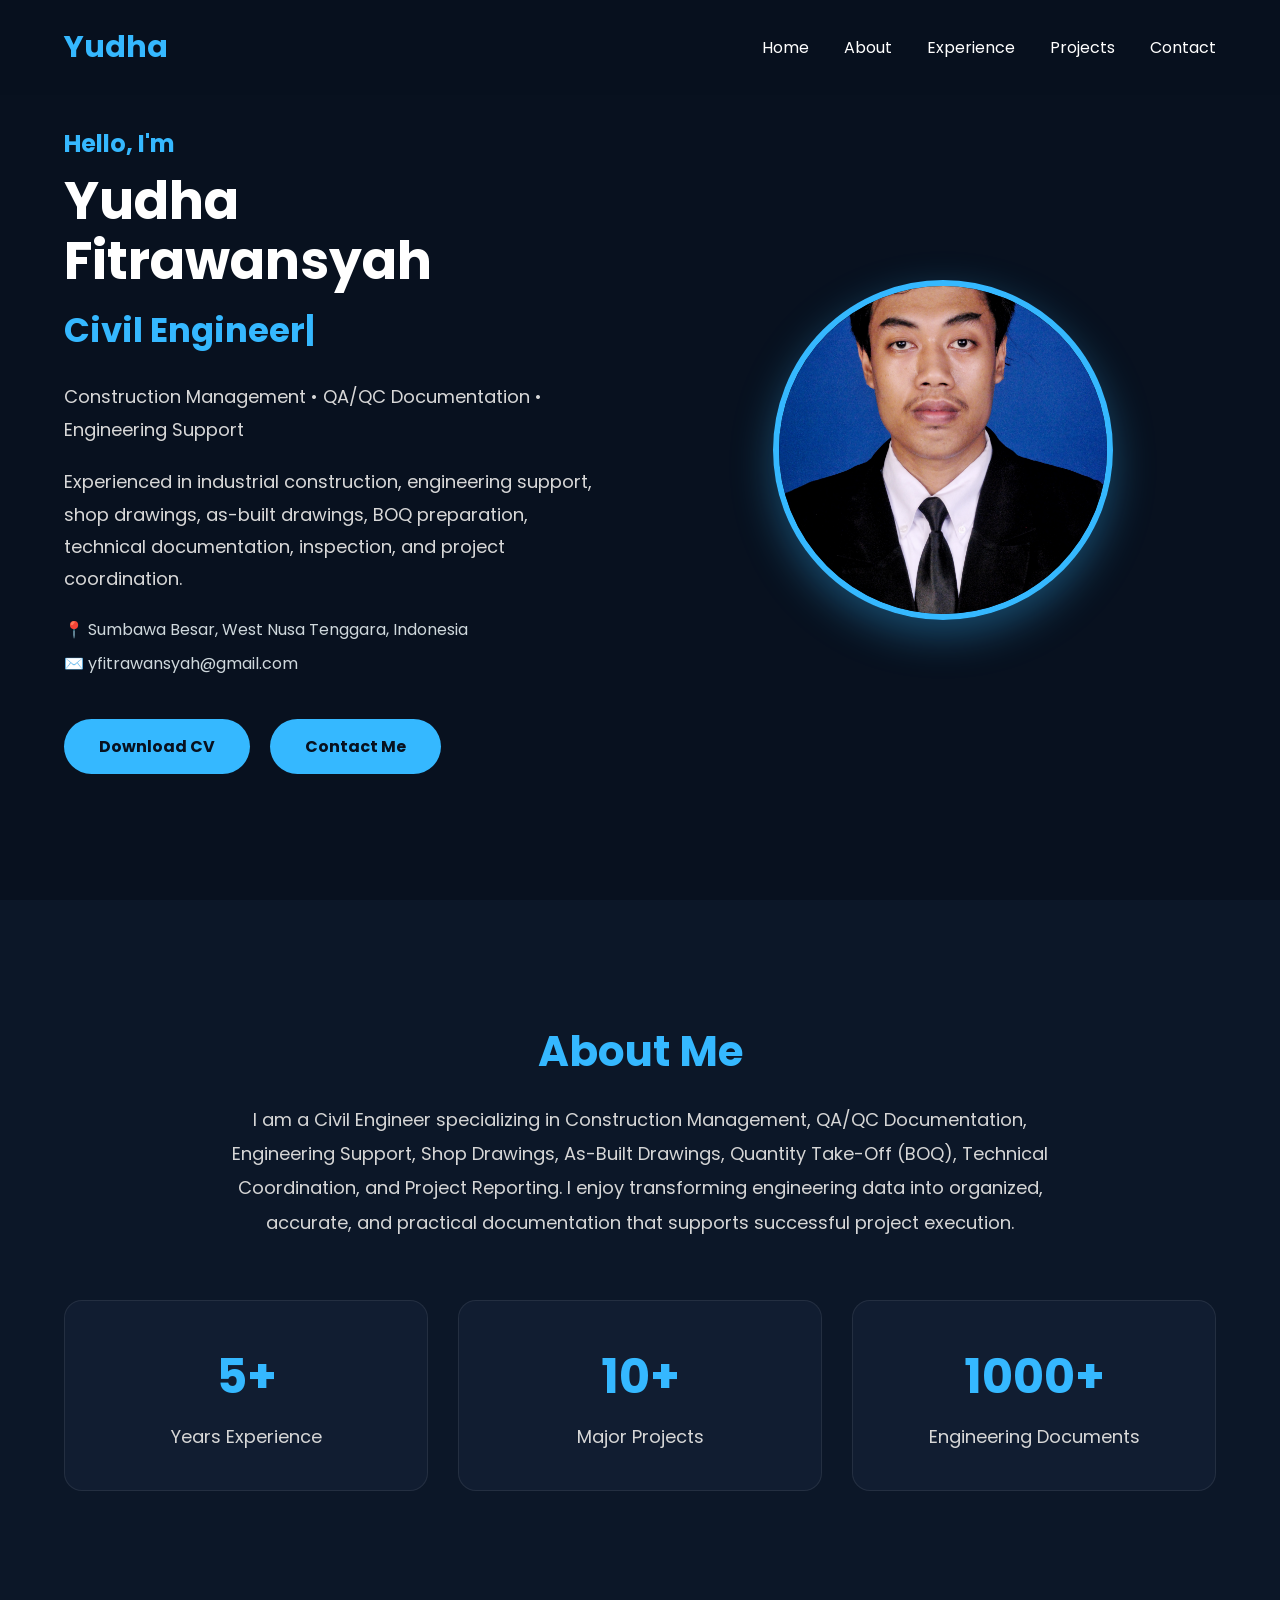
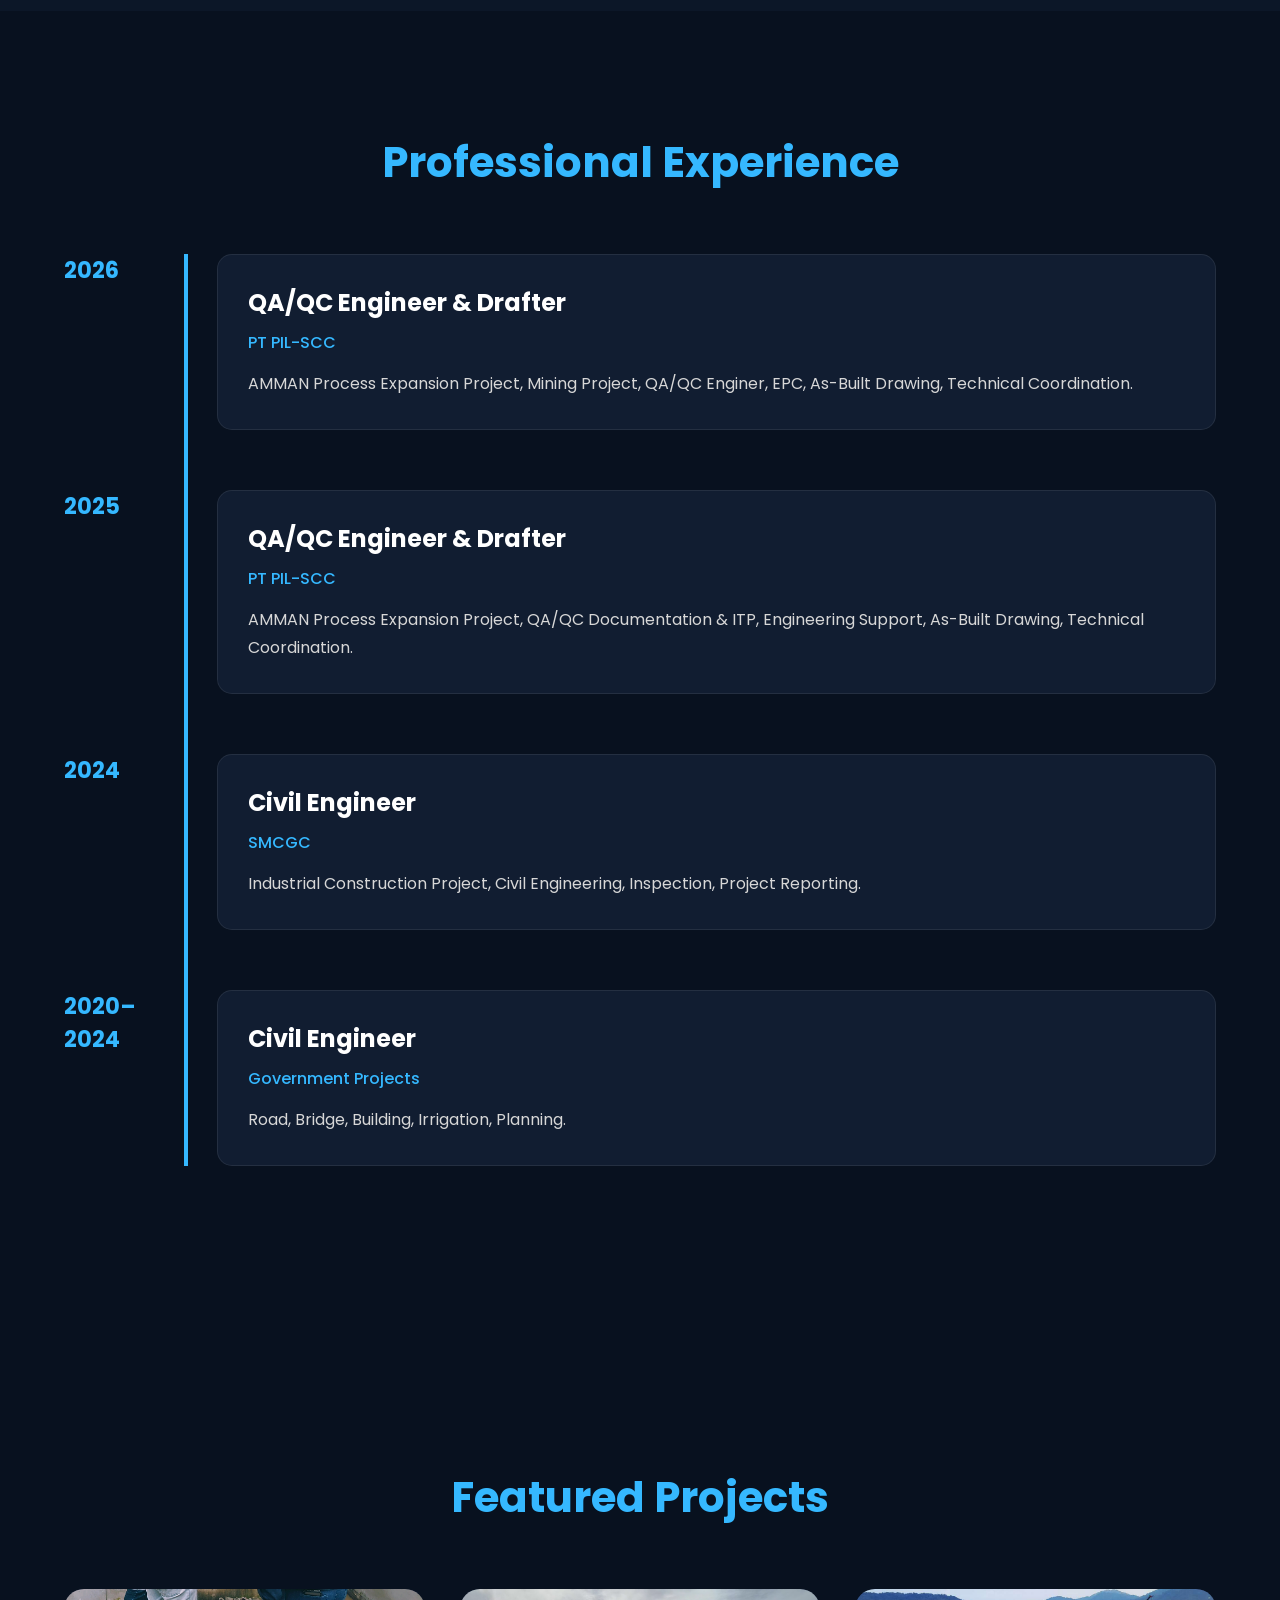
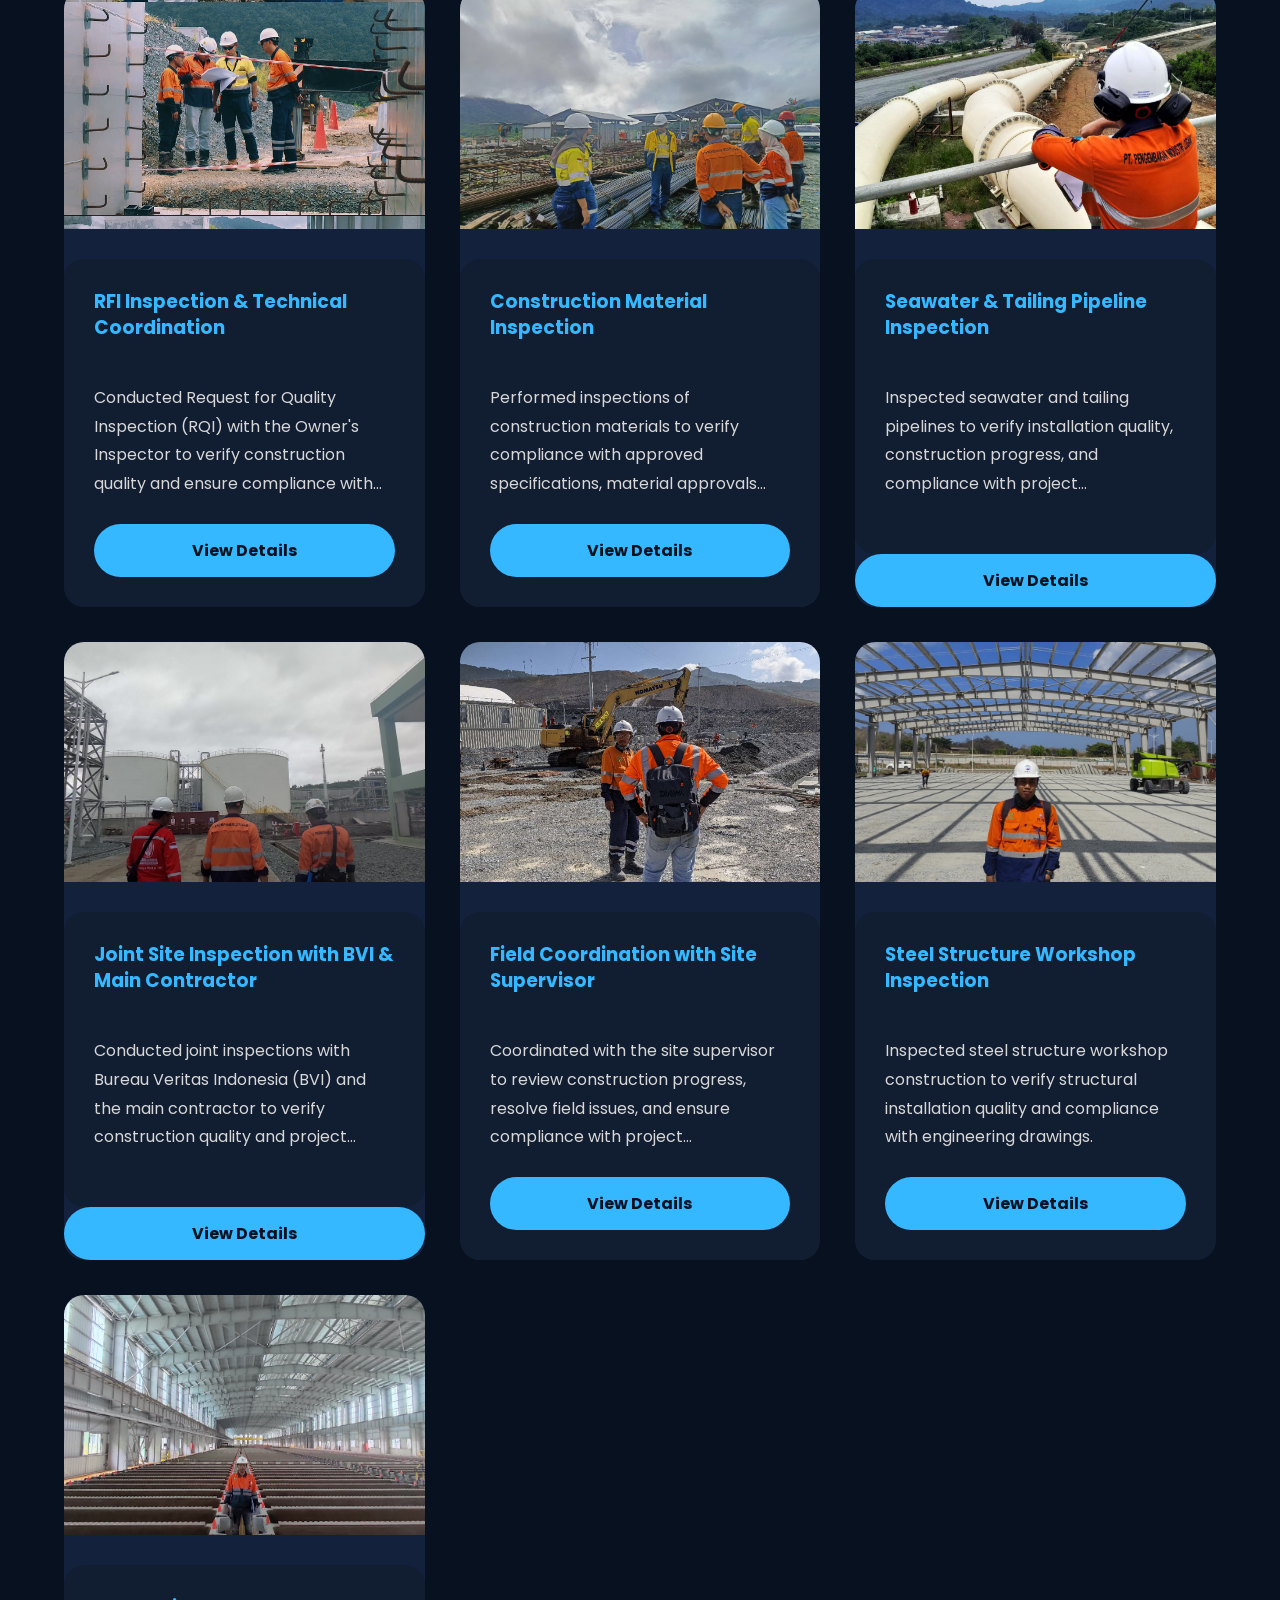
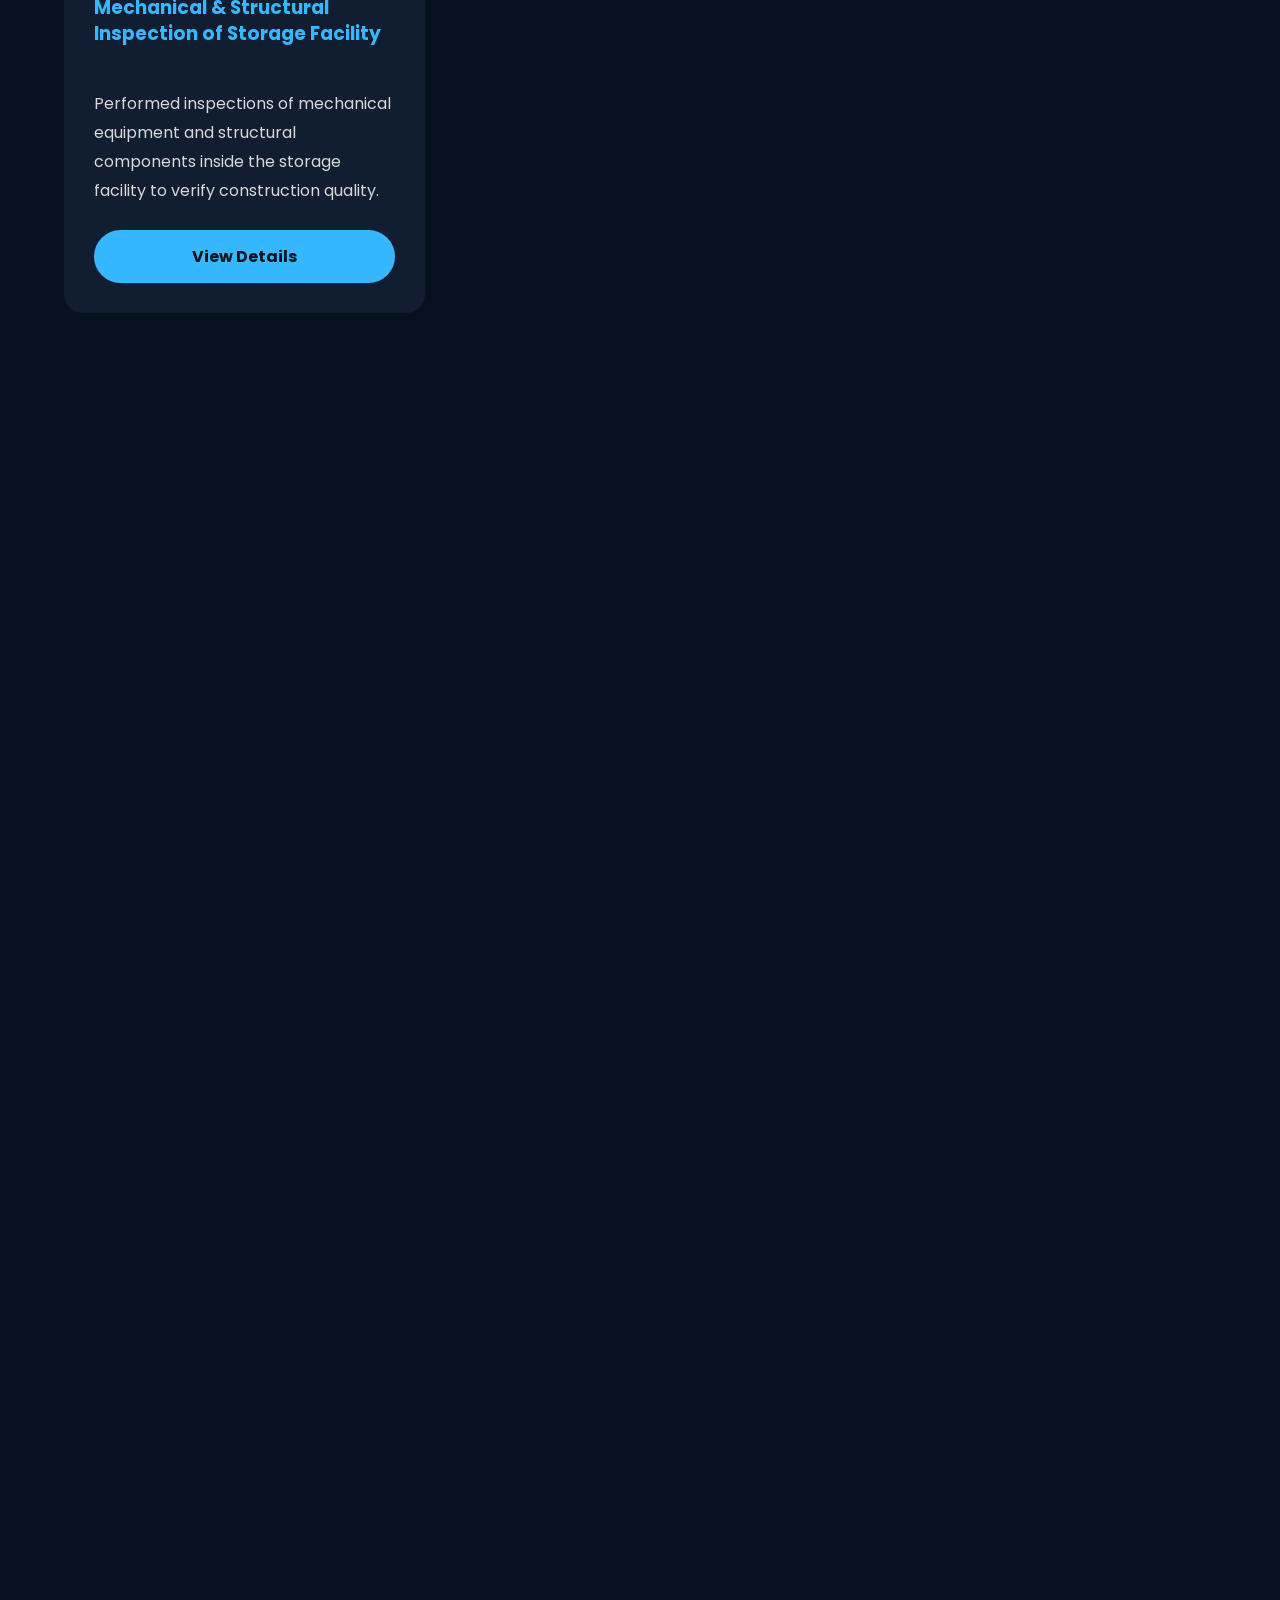
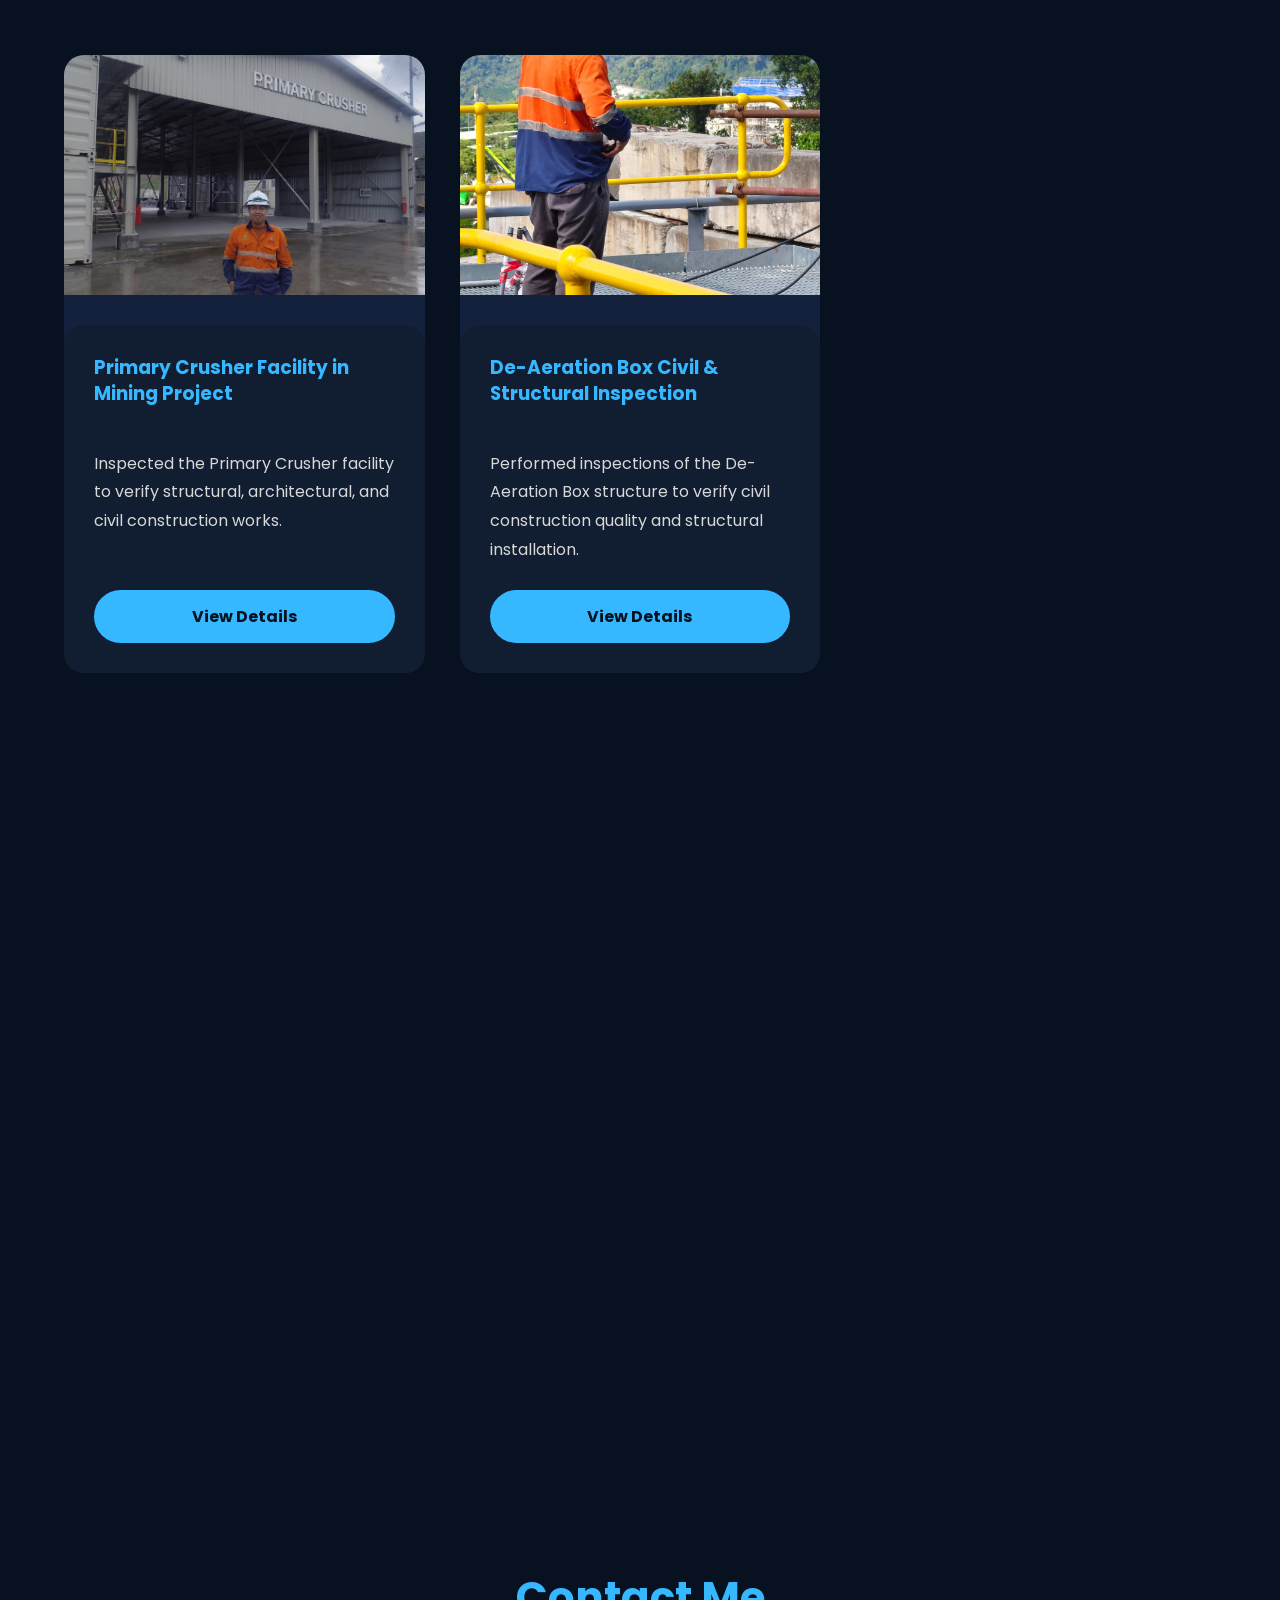
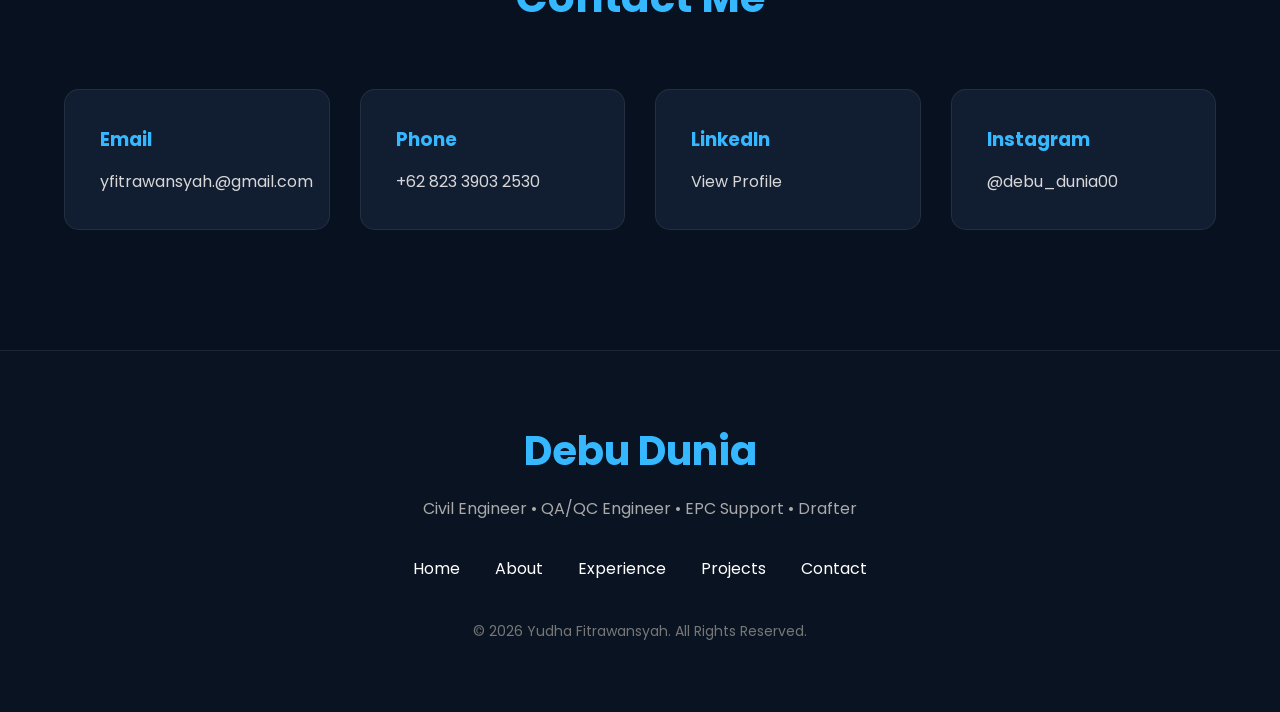
<file: index.html>
<!DOCTYPE html>
<html lang="en">
<head>

<meta charset="UTF-8">
<meta name="viewport" content="width=device-width, initial-scale=1.0">

<title>Yudha Fitrawansyah | Portfolio</title>

<link rel="preconnect" href="https://fonts.googleapis.com">
<link rel="preconnect" href="https://fonts.gstatic.com" crossorigin>

<link href="https://fonts.googleapis.com/css2?family=Poppins:wght@300;400;500;600;700;800&display=swap" rel="stylesheet">

<link rel="stylesheet" href="style.css">

</head>

<body>

 <!-- ============================
         LOADER
    ============================ -->

    <div id="loader">

        <h1>Debu Dunia</h1>

        <p>Civil Engineer</p>

    </div>

<header>

<div class="container">

<nav>

<div class="logo">Yudha</div>

<ul>

<li><a href="#">Home</a></li>

<li><a href="#about">About</a></li>

<li><a href="#experience">Experience</a></li>

<li><a href="#projects">Projects</a></li>

<li><a href="#contact">Contact</a></li>

</ul>

</nav>

</div>

</header>

<section class="hero hidden" id="home">

<div class="container hero-content">

<div class="hero-text">

<h3>Hello, I'm</h3>

<h1>Yudha Fitrawansyah</h1>

<h2 class="job-title">

    <span id="typing"></span>

</h2>
<p>

Construction Management • QA/QC Documentation • Engineering Support

</p>

<p>

Experienced in industrial construction, engineering support, shop drawings,
as-built drawings, BOQ preparation, technical documentation, inspection,
and project coordination.

</p>

<div class="hero-info">
    <p>📍 Sumbawa Besar, West Nusa Tenggara, Indonesia</p>
    <p>✉️ yfitrawansyah@gmail.com</p>
</div>

<div class="buttons">

<a href="assets/cv.pdf" class="btn" target="_blank">

Download CV

</a>

<a href="#contact" class="btn btn-outline">

Contact Me

</a>

</div>

</div>

<div class="hero-image">
    <img src="assets/profile.jpeg" alt="Yudha Fitrawansyah">
</div>

</div>

</section>

<section class="about hidden" id="about">

<div class="container">

<h2 class="section-title">About Me</h2>

<p class="section-description">

I am a Civil Engineer specializing in Construction Management,
QA/QC Documentation, Engineering Support, Shop Drawings,
As-Built Drawings, Quantity Take-Off (BOQ), Technical Coordination,
and Project Reporting.

I enjoy transforming engineering data into organized, accurate,
and practical documentation that supports successful project execution.

</p>

<div class="about-cards">

<div class="card">

<h3>5+</h3>

<p>Years Experience</p>

</div>

<div class="card">

<h3>10+</h3>

<p>Major Projects</p>

</div>

<div class="card">

<h3>1000+</h3>

<p>Engineering Documents</p>

</div>

</div>

</div>

</section>

<section class="experience hidden" id="experience">

<div class="container">

<h2 class="section-title">

Professional Experience

</h2>

<div class="timeline">

<div class="timeline-item">

<div class="timeline-date">

2026

</div>

<div class="timeline-content">

<h3>QA/QC Engineer & Drafter</h3>

<h4>PT PIL-SCC</h4>

<p>

AMMAN Process Expansion Project,
Mining Project,
    
QA/QC Enginer,

EPC,

As-Built Drawing,

Technical Coordination.

</p>

</div>

</div>

<div class="timeline-item">

<div class="timeline-date">
    
2025

</div>

<div class="timeline-content">

<h3>QA/QC Engineer & Drafter</h3>

<h4>PT PIL-SCC</h4>

<p>

AMMAN Process Expansion Project,

QA/QC Documentation & ITP,

Engineering Support,

As-Built Drawing,

Technical Coordination.

</p>

</div>

</div>

<div class="timeline-item">

<div class="timeline-date">

2024

</div>

<div class="timeline-content">

<h3>Civil Engineer</h3>

<h4>SMCGC</h4>

<p>

Industrial Construction Project,

Civil Engineering,

Inspection,

Project Reporting.

</p>

</div>

</div>

<div class="timeline-item">

<div class="timeline-date">

2020–2024

</div>

<div class="timeline-content">

<h3>Civil Engineer</h3>

<h4>Government Projects</h4>

<p>

Road,

Bridge,

Building,

Irrigation,

Planning.

</p>

</div>

</div>

</div>

</div>

</section>

<!-- ==========================
     PROJECTS
========================== -->

<section class="projects hidden" id="projects">

    <div class="container">

        <h2 class="section-title">Featured Projects</h2>

        <div class="project-grid">

    <div class="project-card">
        <img src="assets/project1.jpg"
         class="project-image"
         alt="Project">
        <div class="project-info">
            <h3>RFI Inspection & Technical Coordination</h3>
            <p>
            Conducted Request for Quality Inspection (RQI) with the Owner's Inspector to verify construction quality and ensure compliance with project specifications.
        </p>
        <a href="project.html?id=1" class="btn">

        View Details

        </a>
        </div>
    </div>

    <div class="project-card">
        <img src="assets/project2.jpg"
         class="project-image"
         alt="Project">
        <div class="project-info">
            <h3>Construction Material Inspection</h3>
        <p>
            Performed inspections of construction materials to verify compliance with approved specifications, material approvals (MAR), and project quality requirements.
        </p>
        <a href="project.html?id=2" class="btn">

        View Details

        </a>
        </div>
    </div>

    <div class="project-card">
        <img src="assets/project3.jpg"
         class="project-image"
         alt="Project">
        <div class="project-info">
            <h3>Seawater & Tailing Pipeline Inspection</h3>
            <p>
               Inspected seawater and tailing pipelines to verify installation quality, construction progress, and compliance with project specifications.
            </p>
        </div>
        <a href="project.html?id=3" class="btn">

        View Details

        </a> 
    </div>

    <div class="project-card">
        <img src="assets/project4.jpg"
         class="project-image"
         alt="Project">
        <div class="project-info">
            <h3>Joint Site Inspection with BVI & Main Contractor</h3>
            <p>
              Conducted joint inspections with Bureau Veritas Indonesia (BVI) and the main contractor to verify construction quality and project progress.
            </p>
        </div>
        <a href="project.html?id=4" class="btn">

        View Details

        </a>
    </div>

    <div class="project-card">
        <img src="assets/project5.jpg"
         class="project-image"
         alt="Project">
        <div class="project-info">
            <h3>Field Coordination with Site Supervisor</h3>
        <p>
            Coordinated with the site supervisor to review construction progress, resolve field issues, and ensure compliance with project requirements.
        </p>
        <a href="project.html?id=5" class="btn">

        View Details

        </a>
        </div>
    </div>

    <div class="project-card">
        <img src="assets/project6.jpg"
         class="project-image"
         alt="Project">
        <div class="project-info">
            <h3>Steel Structure Workshop Inspection</h3>
        <p>
            Inspected steel structure workshop construction to verify structural installation quality and compliance with engineering drawings.
        </p>
        <a href="project.html?id=6" class="btn">

        View Details

        </a>
        </div>
    </div>

    <div class="project-card">
        <img src="assets/project7.jpg"
         class="project-image"
         alt="Project">
        <div class="project-info">
             <h3>Mechanical & Structural Inspection of Storage Facility</h3>
        <p>
            Performed inspections of mechanical equipment and structural components inside the storage facility to verify construction quality.
        </p>
        <a href="project.html?id=7" class="btn">

        View Details

        </a>
        </div>
    </div>

    <div class="project-card">
        <img src="assets/project8.jpg"
         class="project-image"
         alt="Project">
        <div class="project-info">
            <h3>Piping & Mechanical Inspection at Seawater Pump Station</h3>
        <p>
            Inspected piping systems and mechanical equipment at the Seawater Pump Station to verify installation quality and mechanical integrity.
        </p>
        <a href="project.html?id=8" class="btn">

        View Details

        </a>
        </div>
    </div>

    <div class="project-card">
        <img src="assets/project9.jpg"
         class="project-image"
         alt="Project">
        <div class="project-info">
            <h3>QC Coordination for Underground Pipeline Coating</h3>
        <p>
            Coordinated coating inspections for underground pipelines to ensure installation quality and compliance before backfilling.
        </p>
        <a href="project.html?id=9" class="btn">

        View Details

        </a>
        </div>
    </div>

    <div class="project-card">
        <img src="assets/project10.jpg"
         class="project-image"
         alt="Project">
        <div class="project-info">
            <h3>Industrial Smelter Project Monitoring</h3>
        <p>
            Monitored industrial smelter construction activities to support engineering coordination and QA/QC documentation.
        </p>
        <a href="project.html?id=10" class="btn">

        View Details

        </a>
        </div>
    </div>

    <div class="project-card">
        <img src="assets/project11.jpg"
         class="project-image"
         alt="Project">
        <div class="project-info">
            <h3>Foundation Construction Inspection</h3>
        <p>
            Inspected foundation construction works, including reinforcement, formwork, and foundation preparation.
        </p>
        <a href="project.html?id=11" class="btn">

        View Details

        </a>
        </div>
    </div>

    <div class="project-card">
        <img src="assets/project12.jpg"
         class="project-image"
         alt="Project">
        <div class="project-info">
            <h3>Shop Drawing & As-Built Drawing Review</h3>
        <p>
           Reviewed shop drawings and as-built drawings using AutoCAD to verify construction details and engineering revisions.
        </p>
        <a href="project.html?id=12" class="btn">

        View Details

        </a>
        </div>
    </div>

    <div class="project-card">
        <img src="assets/project13.jpg"
         class="project-image"
         alt="Project">
        <div class="project-info">
            <h3>Survey Coordination & Field Verification</h3>
        <p>
           Coordinated field survey activities and verified layout, alignment, and elevation using Total Station.
        </p>
        <a href="project.html?id=13" class="btn">

        View Details

        </a>
        </div>
    </div>

    <div class="project-card">
        <img src="assets/project15.jpg"
         class="project-image"
         alt="Project">
        <div class="project-info">
           <h3>Acid Storage Tank Inspection</h3>
        <p>
            Inspected the Acid Storage Tank area to verify civil works, structural conditions, and installation quality.
        </p>
        <a href="project.html?id=15" class="btn">

        View Details

        </a>
        </div>
    </div>

    <div class="project-card">
        <img src="assets/project16.jpg"
         class="project-image"
         alt="Project">
        <div class="project-info">
           <h3>Instrumentation Field Inspection</h3>
        <p>
           Performed field inspections of instrumentation devices to verify installation quality and compliance with engineering drawings.
        </p>
        <a href="project.html?id=16" class="btn">

        View Details

        </a>
        </div>
    </div>

    <div class="project-card">
        <img src="assets/project17.jpg"
         class="project-image"
         alt="Project">
        <div class="project-info">
            <h3>Primary Crusher Facility in Mining Project</h3>
        <p>
            Inspected the Primary Crusher facility to verify structural, architectural, and civil construction works.
        </p>
        <a href="project.html?id=17" class="btn">

        View Details

        </a>
        </div>
    </div>

    <div class="project-card">
        <img src="assets/project18.jpg"
         class="project-image"
         alt="Project">
        <div class="project-info">
            <h3>De-Aeration Box Civil & Structural Inspection</h3>
        <p>
            Performed inspections of the De-Aeration Box structure to verify civil construction quality and structural installation.
        </p>
        <a href="project.html?id=18" class="btn">

        View Details

        </a>
        </div>
    </div>

    <div class="project-card">
        <img src="assets/project19.jpg"
         class="project-image"
         alt="Project">
        <div class="project-info">
           <h3>Site Problem Solving & Engineering Coordination</h3>
        <p>
           Collaborated with engineers and the Owner's Inspector to investigate field issues and determine technical solutions.
        </p>
        <a href="project.html?id=19" class="btn">

        View Details

        </a>
        </div>
    </div>

    <div class="project-card">
        <img src="assets/project20.jpg"
         class="project-image"
         alt="Project">
        <div class="project-info">
           <h3>Weekly Coordination Meeting</h3>
        <p>
            Participated in weekly coordination meetings to review project progress and discuss engineering and QA/QC activities.
        </p>
        <a href="project.html?id=20" class="btn">

        View Details

        </a>
        </div>
    </div>

    <div class="project-card">
        <img src="assets/project21.png"
         class="project-image"
         alt="Project">
        <div class="project-info">
           <h3>AutoCAD Civil & Structural Drawings</h3>
        <p>
            Developed and updated civil and structural as-built drawings using AutoCAD based on field conditions.
        <p>
         <a href="project.html?id=21" class="btn">

        View Details

        </a>
        </div>
    </div>

    <div class="project-card">
        <img src="assets/project22.jpg"
         class="project-image"
         alt="Project">
        <div class="project-info">
           <h3>Engineering Document Handover Package</h3>
        <p>
            Managed engineering handover documentation, including as-built drawings, inspection records, and QA/QC documents.
        </p>
        <a href="project.html?id=22" class="btn">

        View Details

        </a>

        </div>
    </div>
    
</div>

</section>

<section class="contact hidden" id="contact">
    
    <div class="container">

        <h2 class="section-title">
            Contact Me
        </h2>

        <div class="contact-content">

            <div class="contact-item">
                <h3>Email</h3>
                <p>yfitrawansyah.@gmail.com</p>
            </div>

            <div class="contact-item">
                <h3>Phone</h3>
                <p>+62 823 3903 2530</p>
            </div>

            <div class="contact-item">
                <h3>LinkedIn</h3>
                <a href="#" target="_blank">View Profile</a>
            </div>

         <div class="contact-item">
                <h3>Instagram</h3>
                <p>@debu_dunia00</p>
            </div>
         
        </div>

    </div>

</section>

<footer>

    <div class="container">

        <h2>Debu Dunia</h2>

        <p>
            Civil Engineer • QA/QC Engineer • EPC Support • Drafter
        </p>

        <div class="footer-links">

            <a href="#home">Home</a>

            <a href="#about">About</a>

            <a href="#experience">Experience</a>

            <a href="#projects">Projects</a>

            <a href="#contact">Contact</a>

        </div>

        <p class="copyright">

            © 2026 Yudha Fitrawansyah. All Rights Reserved.

        </p>

    </div>

</footer>

<button id="backToTop" title="Back to Top">
    ↑
</button>

 <!-- ===========================
     IMAGE LIGHTBOX
=========================== -->

<div id="lightbox">

    <span id="closeLightbox">&times;</span>

    <span id="prevImage">&#10094;</span>

    <img id="lightboxImg">

    <span id="nextImage">&#10095;</span>

</div>

<script src="script.js"></script>
    
</body>

</html>
</file>
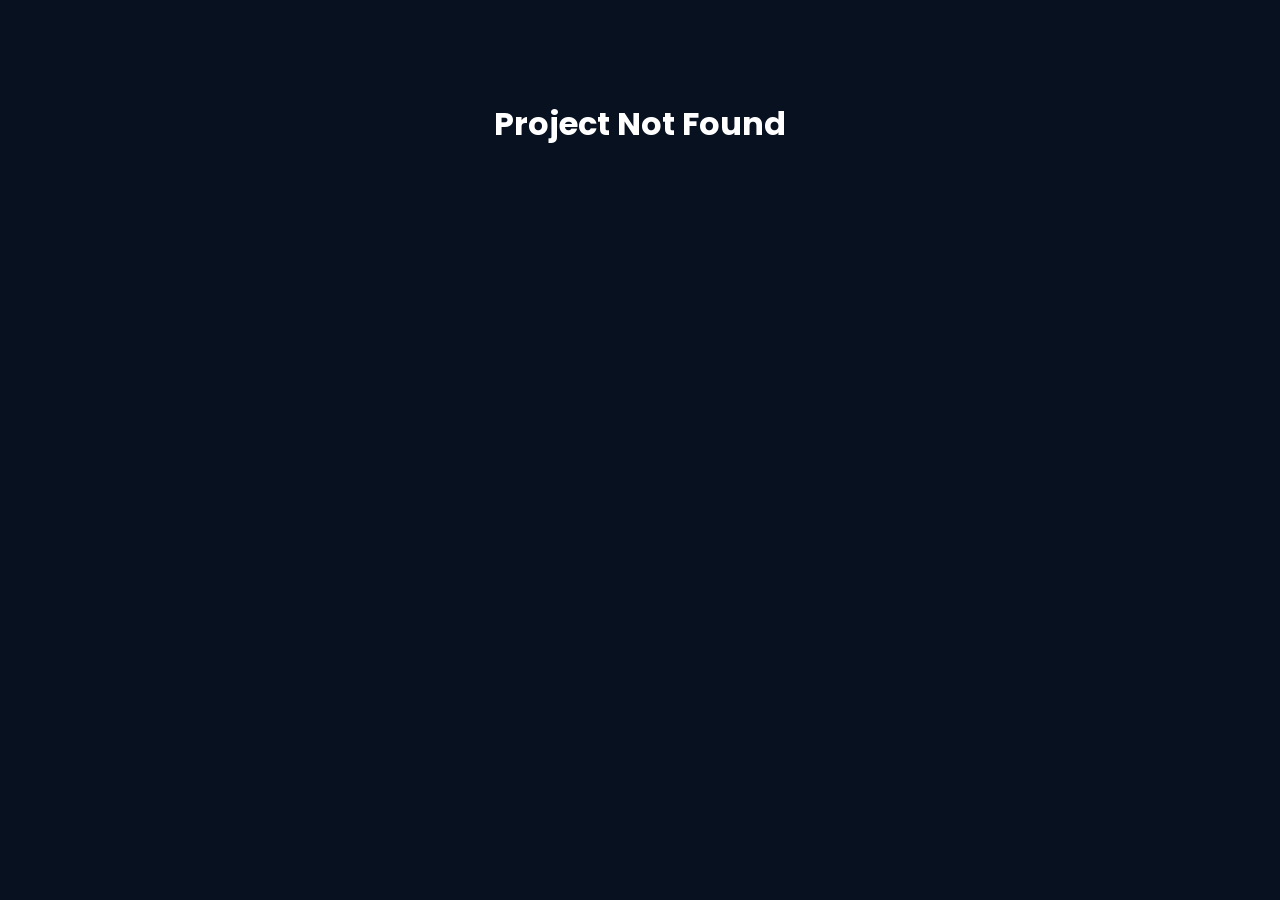
<file: project.html>
<!DOCTYPE html>
<html lang="en">

<head>

<meta charset="UTF-8">

<meta name="viewport" content="width=device-width, initial-scale=1.0">

<title>Project Detail</title>

<link rel="preconnect" href="https://fonts.googleapis.com">

<link rel="preconnect" href="https://fonts.gstatic.com" crossorigin>

<link href="https://fonts.googleapis.com/css2?family=Poppins:wght@300;400;500;600;700;800&display=swap" rel="stylesheet">

<link rel="stylesheet" href="style.css">

</head>

<body>

<header>

<div class="container">

<nav>

<div class="logo">

<a href="index.html">Yudha.</a>

</div>

</nav>

</div>

</header>

<section class="project-detail">

<div class="container">

<a href="index.html" class="btn">

← Back to Portfolio

</a>

<h1 id="project-title">

Loading...

</h1>

<img
id="project-image"
class="detail-image"
src=""
alt="Project">

<div class="project-info">

<h2>Project Information</h2>

<div id="project-info"></div>

</div>

<div class="project-description">

<h2>Description</h2>

<p id="project-description">

Loading...

</p>

</div>

<div class="project-responsibility">

<h2>Responsibilities</h2>

<ul id="project-responsibilities">

</ul>

</div>

<div class="project-gallery">

<h2>Gallery</h2>

<div id="gallery">

</div>

</div>

</div>

</section>

<script src="projects.js"></script>

<script src="project.js"></script>

</body>

</html>
</file>
<file: style.css>
html{

    scroll-behavior:smooth;

}

*{
margin:0;
padding:0;
box-sizing:border-box;
}

html{
scroll-behavior:smooth;
}

body{
font-family:'Poppins',sans-serif;
background:#08111f;
color:#fff;
}

.container{
width:90%;
max-width:1200px;
margin:auto;
}

header{
position:fixed;
width:100%;
background:#08111fee;
backdrop-filter:blur(12px);
z-index:999;
}

nav{
display:flex;
justify-content:space-between;
align-items:center;
padding:25px 0;
}

.logo{
font-size:30px;
font-weight:700;
color:#35b8ff;
transition:.3s;
cursor:pointer;
}

.logo:hover{

    transform:scale(1.08);

    text-shadow:0 0 20px #35b8ff;

}

nav ul{
display:flex;
list-style:none;
gap:35px;
}

nav a{
color:white;
text-decoration:none;
transition:.3s;
}

nav a:hover{
color:#35b8ff;
}

.hero{
min-height:100vh;
display:flex;
align-items:center;
}

.hero-content{
    display:grid;
    grid-template-columns:1fr 1fr;
    align-items:center;
    gap:60px;
}

.hero h3{
font-size:24px;
color:#35b8ff;
margin-bottom:10px;
}

.hero h1{
    font-size:52px;
    line-height:1.15;
    margin-bottom:15px;
}

.hero h2{
    font-size:34px;
    color:#35b8ff;
    margin-bottom:25px;
}

job-title{

    min-height:45px;

}

#typing{

    color:#35b8ff;

}

#typing::after{

    content:"|";

    animation:blink .8s infinite;

}

@keyframes blink{

    50%{

        opacity:0;

    }

}

.hero p{
font-size:18px;
line-height:1.8;
color:#d8d8d8;
margin-bottom:20px;
}

.buttons{
margin-top:40px;
display:flex;
gap:20px;
}

.btn{
    padding:15px 35px;
    border-radius:40px;
    background:#35b8ff;
    text-decoration:none;
    color:#08111f;
    font-weight:700;
    transition:all .35s ease;
}
    
.btn:hover{

    transform:translateY(-5px) scale(1.03);

    box-shadow:0 15px 35px rgba(53,184,255,.45);

}

.btn-outline:hover{

    background:#35b8ff;

    color:#08111f;

    transform:translateY(-5px);

    box-shadow:0 15px 35px rgba(53,184,255,.35);

}

.hero-image{
    display:flex;
    justify-content:center;
    align-items:center;
}

.hero-image img{
    width:340px;
    height:340px;
    object-fit:cover;

    border-radius:50%;

    border:6px solid #35b8ff;

    box-shadow:0 15px 40px rgba(53,184,255,.35);
}

.hero-info{
    margin-top:15px;
    margin-bottom:30px;
}

.hero-info p{
    margin:6px 0;
    color:#cfd8dc;
    font-size:16px;
}

/* ===========================
   ABOUT SECTION
=========================== */

.about{

padding:120px 0;

background:#0c1728;

}

.section-title{

font-size:42px;

text-align:center;

margin-bottom:20px;

color:#35b8ff;

}

.section-description{

max-width:850px;

margin:auto;

text-align:center;

line-height:1.9;

font-size:18px;

color:#d6d6d6;

margin-bottom:60px;

}

.about-cards{

display:grid;

grid-template-columns:repeat(3,1fr);

gap:30px;

}

.card{

background:#111d31;

padding:40px;

border-radius:18px;

text-align:center;

transition:.35s;

border:1px solid rgba(255,255,255,.08);

}

.card:hover{

transform:translateY(-10px);

box-shadow:0 20px 40px rgba(0,0,0,.35);

}

.card h3{

font-size:48px;

color:#35b8ff;

margin-bottom:10px;

}

.card p{

font-size:18px;

color:#d7d7d7;

}

/* ===========================
   EXPERIENCE
=========================== */

.experience{

padding:120px 0;

}

.timeline{

position:relative;

margin-top:60px;

}

.timeline::before{

content:"";

position:absolute;

left:120px;

top:0;

bottom:0;

width:4px;

background:#35b8ff;

}

.timeline-item{

display:flex;

margin-bottom:60px;

}

.timeline-date{

width:120px;

font-size:22px;

font-weight:700;

color:#35b8ff;

}

.timeline-content{

margin-left:50px;

background:#111d31;

padding:30px;

border-radius:15px;

width:100%;

border:1px solid rgba(255,255,255,.08);

transition:.35s;

}

.timeline-content:hover{

transform:translateY(-8px);

box-shadow:0 20px 40px rgba(0,0,0,.3);

}

.timeline-content h3{

margin-bottom:10px;

font-size:24px;

}

.timeline-content h4{

margin-bottom:15px;

color:#35b8ff;

font-weight:500;

}

.timeline-content p{

line-height:1.8;

color:#d7d7d7;

}

/* ==========================
   PROJECTS
========================== */

.projects{
    padding:120px 0;
    background:#08111f;
}

.project-grid{
    display:grid;
    grid-template-columns:repeat(3,1fr);
    gap:35px;
    margin-top:60px;
}

.project-card{
    background:#14213d;
    border-radius:20px;
    overflow:hidden;
    display:flex;
    flex-direction:column;
    transition:.3s;
}

.project-card:hover{
    transform:translateY(-10px);
    box-shadow:0 15px 35px rgba(0,170,255,.25);
}

.project-card img{
    width:100%;
    height:240px;
    object-fit:cover;
}

.project-info{
    padding:25px;
    display:flex;
    flex-direction:column;
    flex:1;
}

.project-info h3{
    color:#35b8ff;
    line-height:1.4;
    min-height:80px;
    margin-bottom:15px;
}

.project-info p{
    color:#d8d8d8;
    line-height:1.8;
    flex:1;
    margin-bottom:25px;
    display:-webkit-box;
    -webkit-line-clamp:4;
    -webkit-box-orient:vertical;
    overflow:hidden;
}

.contact{

    padding:120px 0;

}

.contact-content{

    display:grid;

    grid-template-columns:repeat(auto-fit,minmax(250px,1fr));

    gap:30px;

    margin-top:60px;

}

.contact-item{

    background:#111d31;

    padding:35px;

    border-radius:15px;

    border:1px solid rgba(255,255,255,.08);

    transition:.35s;

}

.contact-card:hover{

    transform:translateY(-8px);

    box-shadow:0 15px 35px rgba(53,184,255,.25);
}

.contact-item h3{

    color:#35b8ff;

    margin-bottom:15px;

}

.contact-item p,
.contact-item a{

    color:#d7d7d7;

    text-decoration:none;

}

footer{

    text-align:center;

    padding:35px;

    background:#091321;

    color:#aaa;

}

footer{

    padding:70px 0;

    background:#091321;

    text-align:center;

    border-top:1px solid rgba(255,255,255,.08);

}

footer h2{

    color:#35b8ff;

    font-size:40px;

    margin-bottom:15px;

}

footer h2{

    color:#35b8ff;

    font-size:40px;

    margin-bottom:15px;

}

.footer-links{

    display:flex;

    justify-content:center;

    gap:35px;

    margin:35px 0;

    flex-wrap:wrap;

}

.footer-links a{

    color:white;

    text-decoration:none;

    transition:.3s;

}

.footer-links a:hover{

    color:#35b8ff;

}

.copyright{

    margin-top:40px;

    color:#777;

    font-size:14px;

}

nav a{

    position:relative;

    transition:.3s;

}

nav a::after{

    content:"";

    position:absolute;

    left:0;

    bottom:-6px;

    width:0;

    height:2px;

    background:#35b8ff;

    transition:.35s ease;

}

nav a:hover::after{

    width:100%;

}

nav a.active{

    color:#35b8ff;

}

nav a.active::after{

    width:100%;

}

header{

    transition:.3s;

}

header.sticky{

    background:rgba(8,17,31,.95);

    backdrop-filter:blur(12px);

    box-shadow:0 5px 20px rgba(0,0,0,.3);

}

/* ============================
   SCROLL ANIMATION
============================ */

.hidden{

    opacity:0;

    transform:translateY(80px);

    transition:all .8s ease;

}

.show{

    opacity:1;

    transform:translateY(0);

}

.project-card{

    opacity:0;

    transform:translateY(50px);

    transition:.6s;

}

.project-card.show{

    opacity:1;

    transform:translateY(0);

}

/* ============================
   BACK TO TOP
============================ */

#backToTop{

    position:fixed;

    bottom:30px;

    right:30px;

    width:50px;

    height:50px;

    border:none;

    border-radius:50%;

    background:#35b8ff;

    color:#08111f;

    font-size:22px;

    font-weight:bold;

    cursor:pointer;

    display:none;

    z-index:999;

    transition:all .35s ease;

    box-shadow:0 8px 20px rgba(53,184,255,.35);

}

#backToTop:hover{

    transform:translateY(-5px);

    box-shadow:0 15px 35px rgba(53,184,255,.45);

}

/* ============================
   LOADER
============================ */

#loader{

    position:fixed;

    inset:0;

    background:#08111f;

    display:flex;

    flex-direction:column;

    justify-content:center;

    align-items:center;

    z-index:99999;

    transition:opacity .8s ease;

}

#loader h1{

    color:#35b8ff;

    font-size:60px;

    margin:0;

}

#loader p{

    color:white;

    letter-spacing:3px;

    margin-top:15px;

    font-size:18px;

}

#loader.hide{

    opacity:0;

    pointer-events:none;

}

/* ============================
   LIGHTBOX
============================ */

#lightbox{

    position:fixed;

    inset:0;

    background:rgba(0,0,0,.9);

    display:none;

    justify-content:center;

    align-items:center;

    z-index:999999;

}

#lightbox img{

    max-width:90%;

    max-height:85%;

    border-radius:12px;

    box-shadow:0 0 40px rgba(53,184,255,.35);

}

#closeLightbox{

    position:absolute;

    top:25px;

    right:40px;

    color:white;

    font-size:50px;

    cursor:pointer;

    transition:.3s;

}

#closeLightbox:hover{

    color:#35b8ff;

}

#prevImage,
#nextImage{

    position:absolute;

    top:50%;

    transform:translateY(-50%);

    color:white;

    font-size:55px;

    cursor:pointer;

    padding:15px;

    transition:.3s;

    user-select:none;

}

#prevImage{

    left:30px;

}

#nextImage{

    right:30px;

}

#prevImage:hover,
#nextImage:hover{

    color:#35b8ff;

    transform:translateY(-50%) scale(1.15);

}

/* ============================
   PROJECT DETAIL
============================ */

.project-detail{

    padding:140px 0 80px;

}

.detail-image{
    width:100%;
    max-width:900px;
    height:500px;
    object-fit:cover;
    display:block;
    margin:40px auto;
    border-radius:20px;
}

.project-info,
.project-description,
.project-responsibility,
.project-gallery{

    background:#111d31;

    padding:30px;

    border-radius:20px;

    margin-top:30px;

}

.project-detail h2{

    color:#35b8ff;

    margin-bottom:20px;

}

#gallery{
    display:grid;
    grid-template-columns:repeat(auto-fit,minmax(220px,1fr));
    gap:20px;
    margin-top:20px;
}

#gallery img{
    width:100%;
    border-radius:12px;
    cursor:pointer;
    transition:.3s;
}

#gallery img:hover{
    transform:scale(1.03);
}

#project-title{
    margin-top:25px;
    margin-bottom:35px;
    font-size:2.8rem;
}

.project-card p{
    flex-grow:1;
}

.project-card .btn{
    display:block;
    width:100%;
    text-align:center;
    margin-top:auto;
    padding:14px 0;
    border-radius:30px;
}
</file>
